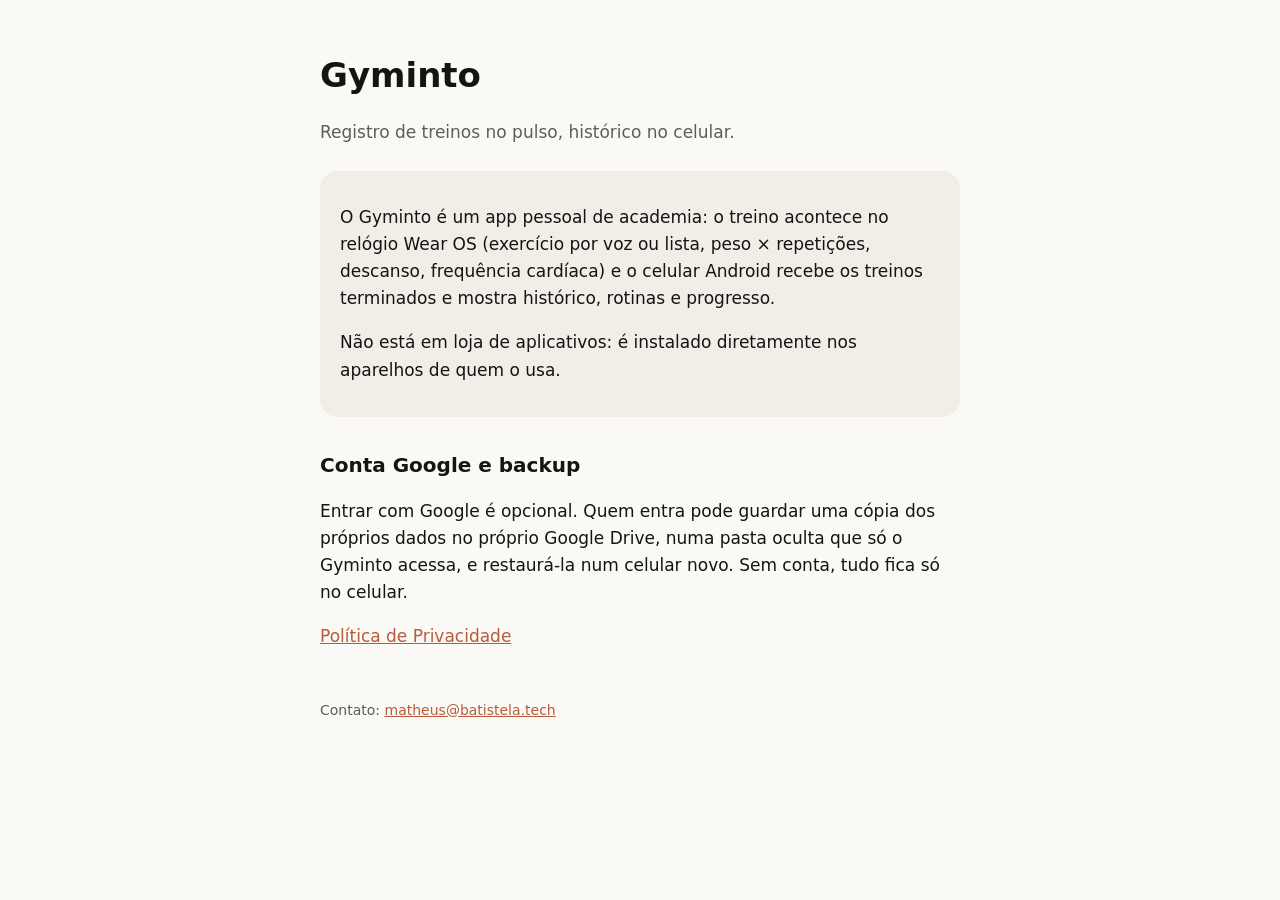
<file: index.html>
<!doctype html>
<html lang="pt-BR">
<head>
<meta charset="utf-8">
<meta name="viewport" content="width=device-width, initial-scale=1">
<title>Gyminto</title>
<meta name="description" content="Gyminto: registro de treinos no relógio Wear OS, com histórico e progresso no celular.">
<link rel="stylesheet" href="style.css">
</head>
<body>
<main>
<h1>Gyminto</h1>
<p class="muted">Registro de treinos no pulso, histórico no celular.</p>
<div class="card">
<p>O Gyminto é um app pessoal de academia: o treino acontece no relógio Wear OS (exercício por voz ou lista, peso × repetições, descanso, frequência cardíaca) e o celular Android recebe os treinos terminados e mostra histórico, rotinas e progresso.</p>
<p>Não está em loja de aplicativos: é instalado diretamente nos aparelhos de quem o usa.</p>
</div>
<h2>Conta Google e backup</h2>
<p>Entrar com Google é opcional. Quem entra pode guardar uma cópia dos próprios dados no próprio Google Drive, numa pasta oculta que só o Gyminto acessa, e restaurá-la num celular novo. Sem conta, tudo fica só no celular.</p>
<p><a href="privacidade.html">Política de Privacidade</a></p>
<footer>Contato: <a href="mailto:matheus@batistela.tech">matheus@batistela.tech</a></footer>
</main>
</body>
</html>
</file>
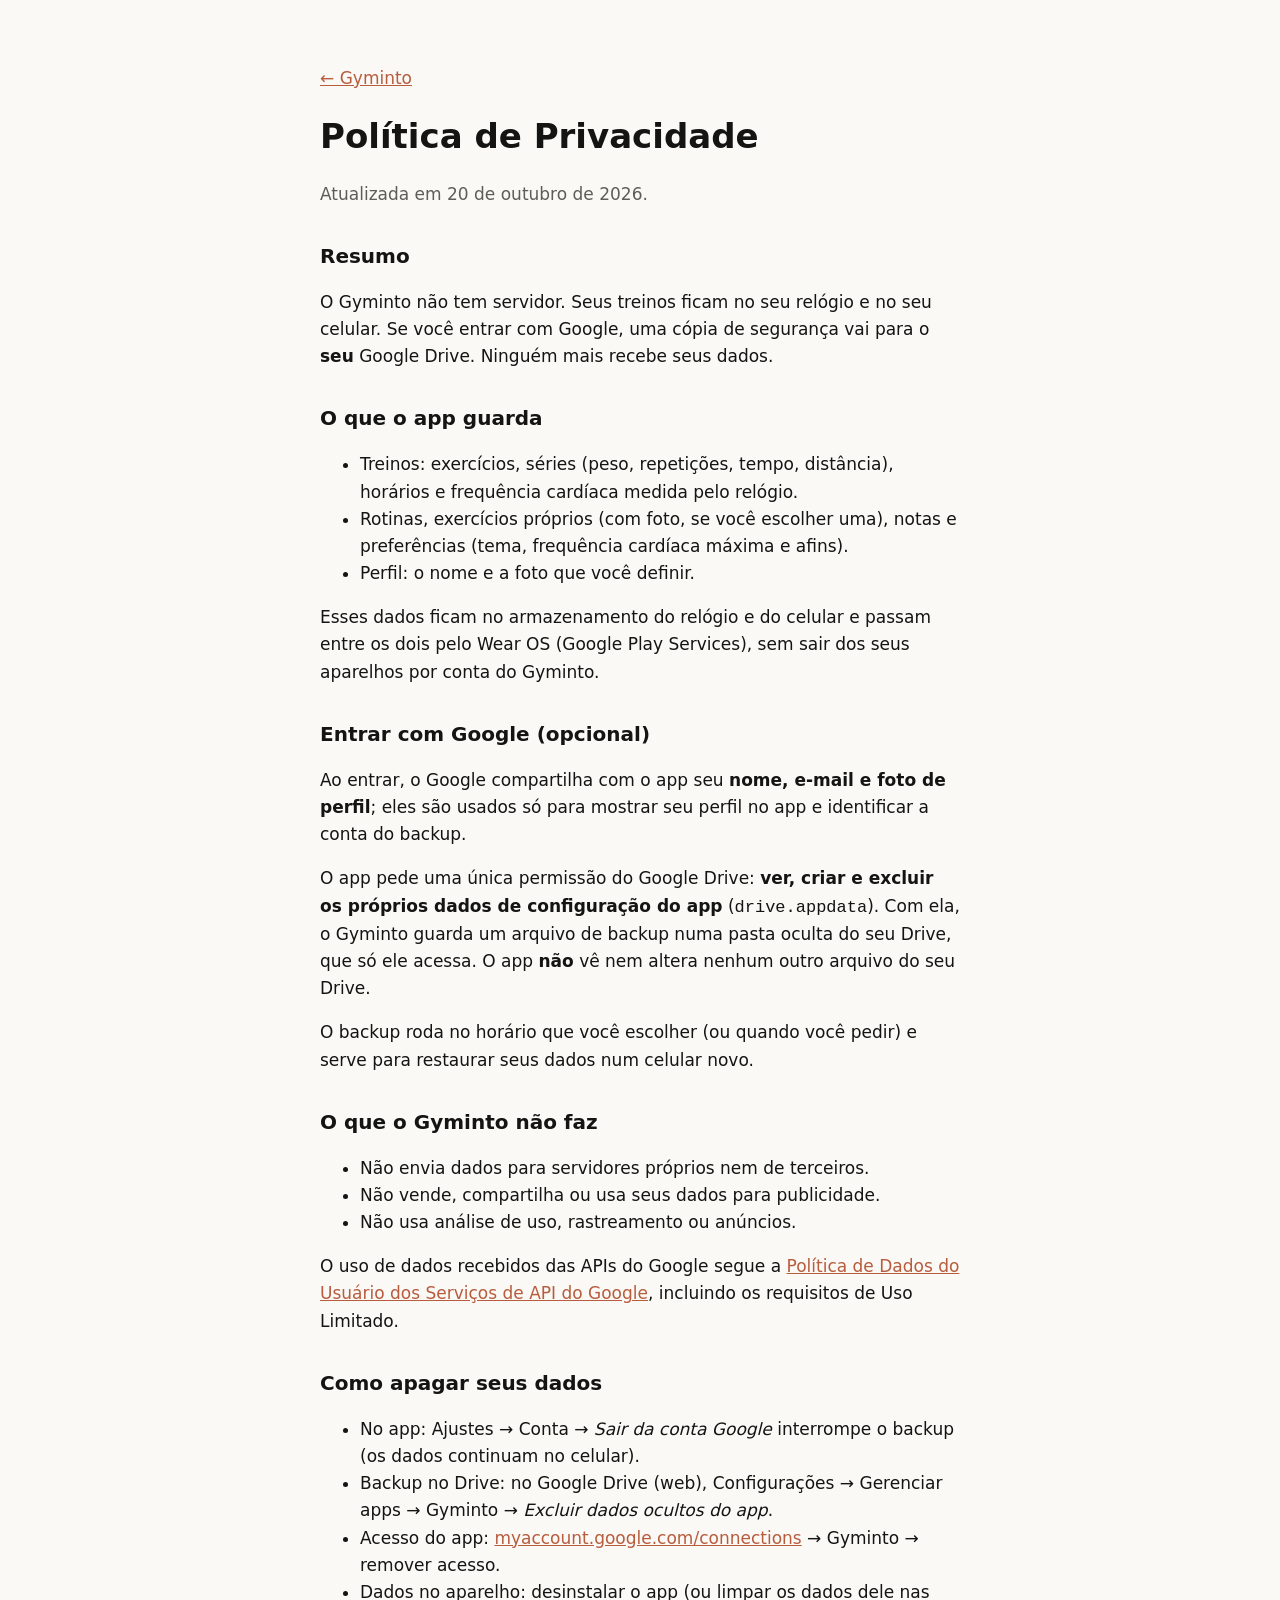
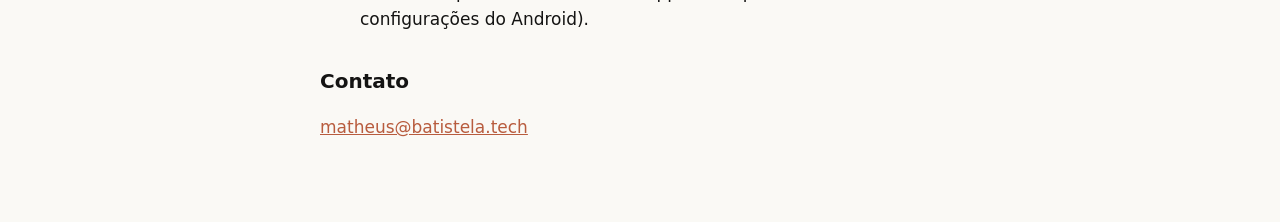
<file: privacidade.html>
<!doctype html>
<html lang="pt-BR">
<head>
<meta charset="utf-8">
<meta name="viewport" content="width=device-width, initial-scale=1">
<title>Política de Privacidade · Gyminto</title>
<link rel="stylesheet" href="style.css">
</head>
<body>
<main>
<p><a href="./">← Gyminto</a></p>
<h1>Política de Privacidade</h1>
<p class="muted">Atualizada em 20 de outubro de 2026.</p>

<h2>Resumo</h2>
<p>O Gyminto não tem servidor. Seus treinos ficam no seu relógio e no seu celular. Se você entrar com Google, uma cópia de segurança vai para o <strong>seu</strong> Google Drive. Ninguém mais recebe seus dados.</p>

<h2>O que o app guarda</h2>
<ul>
<li>Treinos: exercícios, séries (peso, repetições, tempo, distância), horários e frequência cardíaca medida pelo relógio.</li>
<li>Rotinas, exercícios próprios (com foto, se você escolher uma), notas e preferências (tema, frequência cardíaca máxima e afins).</li>
<li>Perfil: o nome e a foto que você definir.</li>
</ul>
<p>Esses dados ficam no armazenamento do relógio e do celular e passam entre os dois pelo Wear OS (Google Play Services), sem sair dos seus aparelhos por conta do Gyminto.</p>

<h2>Entrar com Google (opcional)</h2>
<p>Ao entrar, o Google compartilha com o app seu <strong>nome, e-mail e foto de perfil</strong>; eles são usados só para mostrar seu perfil no app e identificar a conta do backup.</p>
<p>O app pede uma única permissão do Google Drive: <strong>ver, criar e excluir os próprios dados de configuração do app</strong> (<code>drive.appdata</code>). Com ela, o Gyminto guarda um arquivo de backup numa pasta oculta do seu Drive, que só ele acessa. O app <strong>não</strong> vê nem altera nenhum outro arquivo do seu Drive.</p>
<p>O backup roda no horário que você escolher (ou quando você pedir) e serve para restaurar seus dados num celular novo.</p>

<h2>O que o Gyminto não faz</h2>
<ul>
<li>Não envia dados para servidores próprios nem de terceiros.</li>
<li>Não vende, compartilha ou usa seus dados para publicidade.</li>
<li>Não usa análise de uso, rastreamento ou anúncios.</li>
</ul>
<p>O uso de dados recebidos das APIs do Google segue a <a href="https://developers.google.com/terms/api-services-user-data-policy">Política de Dados do Usuário dos Serviços de API do Google</a>, incluindo os requisitos de Uso Limitado.</p>

<h2>Como apagar seus dados</h2>
<ul>
<li>No app: Ajustes → Conta → <em>Sair da conta Google</em> interrompe o backup (os dados continuam no celular).</li>
<li>Backup no Drive: no Google Drive (web), Configurações → Gerenciar apps → Gyminto → <em>Excluir dados ocultos do app</em>.</li>
<li>Acesso do app: <a href="https://myaccount.google.com/connections">myaccount.google.com/connections</a> → Gyminto → remover acesso.</li>
<li>Dados no aparelho: desinstalar o app (ou limpar os dados dele nas configurações do Android).</li>
</ul>

<h2>Contato</h2>
<p><a href="mailto:matheus@batistela.tech">matheus@batistela.tech</a></p>
</main>
</body>
</html>
</file>
<file: style.css>
:root { --bg: #141413; --surface: #1F1E1D; --text: #FAF9F5; --muted: #B0AEA5; --clay: #D97757; }
@media (prefers-color-scheme: light) { :root { --bg: #FAF9F5; --surface: #F0EEE6; --text: #141413; --muted: #5E5D59; --clay: #B85C3E; } }
* { box-sizing: border-box; }
body { margin: 0; background: var(--bg); color: var(--text); font: 17px/1.6 system-ui, -apple-system, "Segoe UI", Roboto, sans-serif; }
main { max-width: 680px; margin: 0 auto; padding: 48px 20px 64px; }
h1 { font-size: 34px; margin: 0 0 8px; } h2 { font-size: 20px; margin: 32px 0 8px; }
p, li { color: var(--text); } .muted { color: var(--muted); }
a { color: var(--clay); } .card { background: var(--surface); border-radius: 18px; padding: 16px 20px; margin: 24px 0; }
footer { margin-top: 48px; font-size: 14px; color: var(--muted); }
</file>
